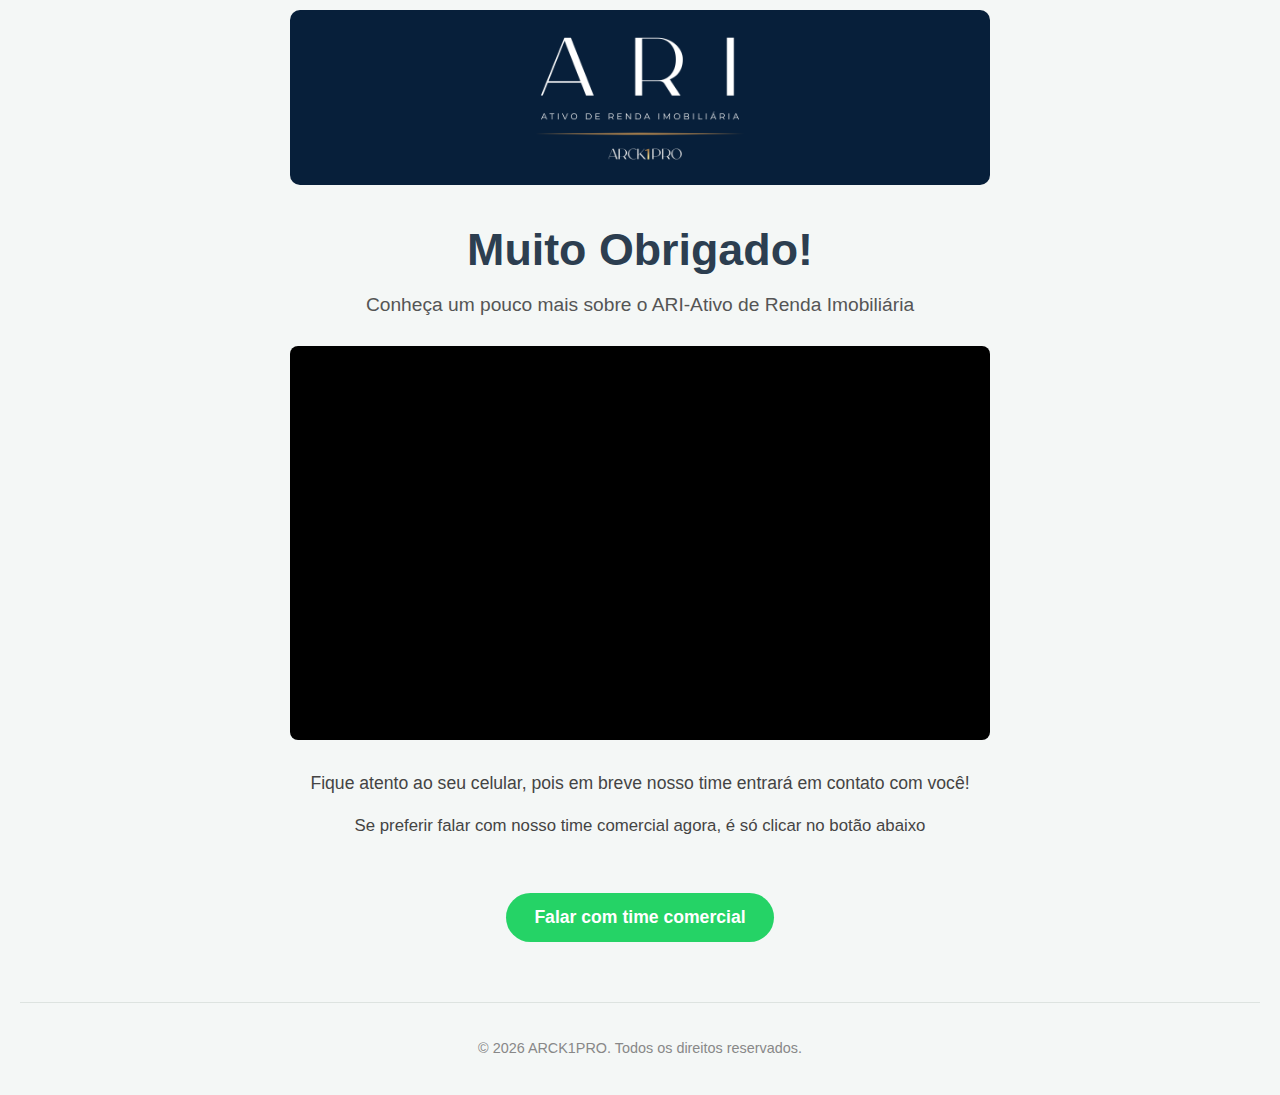
<file: obrigado.html>
<!DOCTYPE html>
<html lang="pt-br">
<head>
    <meta charset="UTF-8">
    <meta name="viewport" content="width=device-width, initial-scale=1.0">
    <title>Muito Obrigado!</title>
    <link rel="icon" href="/imagens/favicon-ari.webp" type="image/png">
    <style>
        /* --- Configurações Gerais --- */
        body {
            font-family: -apple-system, BlinkMacSystemFont, "Segoe UI", Roboto, Helvetica, Arial, sans-serif;
            background-color: #f4f7f6;
            color: #333;
            margin: 0;
            box-sizing: border-box;
            display: flex;
            flex-direction: column;
            min-height: 100vh;
        }

        /* --- Container (invisível, para layout) --- */
        .container {
            max-width: 700px;
            width: 100%;
            margin: 0 auto;
            text-align: center;
            box-sizing: border-box;
            flex-grow: 1; 
        }

        /* -------------------------------------------
        --- BASE (Mobile < 768px) ---
        ------------------------------------------- */
        
        body {
            /* Espaçamento melhorado para celulares */
            padding: 10px 20px 0; 
        }

        /* --- 1. Logo --- */
        .logo {
            /* CORREÇÃO: max-width: 100% garante que a logo nunca saia do container */
            max-width: 100%; 
            height: auto;
            margin-bottom: 25px;
            border-radius: 10px;
        }

        /* --- 3. Frase "Muito Obrigado!" --- */
        h1 {
            font-size: 2.2em; /* Tamanho para mobile */
            color: #2c3e50;
            margin: 10px 0;
            font-weight: 700;
        }

        /* --- 4. Frase "Conheça um pouco mais..." --- */
        .sub-heading {
            font-size: 1.1em; /* Tamanho para mobile */
            color: #555;
            margin-bottom: 30px;
            font-weight: 500;
        }
        
        /* --- 5. Vídeo --- */
        .video-wrapper {
            position: relative;
            padding-bottom: 56.25%; /* 16:9 */
            height: 0;
            overflow: hidden;
            border-radius: 8px;
            background-color: #000;
            margin-bottom: 30px;
        }

        .video-wrapper iframe {
            position: absolute;
            top: 0;
            left: 0;
            width: 100%;
            height: 100%;
            border: 0;
        }
        
        /* --- 6 & 7. Textos de Contato --- */
        .contact-text,
        .contact-text-secondary {
            font-size: 1em; /* Tamanho para mobile */
            line-height: 1.5;
            color: #444;
            margin-bottom: 15px;
        }
        
        .contact-text-secondary {
            margin-bottom: 25px;
        }

        /* --- 8. Botão WhatsApp --- */
        .whatsapp-button {
            display: inline-block;
            background-color: #25d366;
            color: #ffffff;
            padding: 12px 24px; /* Tamanho para mobile */
            font-size: 1em; /* Tamanho para mobile */
            font-weight: 600;
            text-decoration: none;
            border-radius: 50px;
            transition: transform 0.2s ease, box-shadow 0.2s ease;
            margin-bottom: 20px; 
            margin-top: 30px;
        }

        .whatsapp-button:hover {
            transform: scale(1.05);
            box-shadow: 0 4px 15px rgba(37, 211, 102, 0.4);
        }

        /* --- Footer --- */
        footer {
            width: 100%;
            padding: 25px 15px; /* Tamanho para mobile */
            margin-top: 30px; /* Tamanho para mobile */
            border-top: 1px solid #dde3e0;
            text-align: center;
            box-sizing: border-box;
        }

        .footer-content {
            max-width: 700px;
            width: 100%;
            margin: 0 auto;
        }

        footer p {
            font-size: 0.9em;
            color: #888;
            margin: 5px 0;
            line-height: 1.5;
        }

        /* -------------------------------------------
        --- MEDIA QUERY (Tablets >= 768px) ---
        ------------------------------------------- */
        @media (min-width: 768px) {
            body {
                padding: 10px 20px 0; /* Aumenta padding do topo */
            }

            h1 {
                font-size: 2.5em; /* Aumenta fonte */
            }

            .sub-heading {
                font-size: 1.15em;
            }

            .contact-text,
            .contact-text-secondary {
                font-size: 1.05em;
            }

            .whatsapp-button {
                padding: 14px 28px;
                font-size: 1.1em;
            }

            footer {
                margin-top: 40px;
                padding: 30px 20px;
            }
        }
        
        /* -------------------------------------------
        --- MEDIA QUERY (Notebooks/Desktops >= 1025px) ---
        ------------------------------------------- */
        @media (min-width: 1025px) {
            h1 {
                font-size: 2.8em; /* Fontes maiores para desktop */
            }

            .sub-heading {
                font-size: 1.2em;
            }

            .contact-text {
                font-size: 1.1em;
            }
        }
        
    </style>

    <!-- Meta Pixel Code -->
<script>
!function(f,b,e,v,n,t,s)
{if(f.fbq)return;n=f.fbq=function(){n.callMethod?
n.callMethod.apply(n,arguments):n.queue.push(arguments)};
if(!f._fbq)f._fbq=n;n.push=n;n.loaded=!0;n.version='2.0';
n.queue=[];t=b.createElement(e);t.async=!0;
t.src=v;s=b.getElementsByTagName(e)[0];
s.parentNode.insertBefore(t,s)}(window, document,'script',
'https://connect.facebook.net/en_US/fbevents.js');
fbq('init', '1474967327139693');
fbq('track', 'PageView');
</script>
<noscript><img height="1" width="1" style="display:none"
src="https://www.facebook.com/tr?id=1474967327139693&ev=PageView&noscript=1"
/></noscript>
<!-- End Meta Pixel Code -->

<!-- Google Tag Manager -->
<script>(function(w,d,s,l,i){w[l]=w[l]||[];w[l].push({'gtm.start':
new Date().getTime(),event:'gtm.js'});var f=d.getElementsByTagName(s)[0],
j=d.createElement(s),dl=l!='dataLayer'?'&l='+l:'';j.async=true;j.src=
'https://www.googletagmanager.com/gtm.js?id='+i+dl;f.parentNode.insertBefore(j,f);
})(window,document,'script','dataLayer','GTM-5DJ8D6S3');</script>
<!-- End Google Tag Manager -->
</head>
<body>

    <!-- Google Tag Manager (noscript) -->
<noscript><iframe src="https://www.googletagmanager.com/ns.html?id=GTM-5DJ8D6S3"
height="0" width="0" style="display:none;visibility:hidden"></iframe></noscript>
<!-- End Google Tag Manager (noscript) -->

    <div class="container">

        <img src="/Imagens/capa simulador atual.png" alt="Logo da Empresa" class="logo">

        <h1>Muito Obrigado!</h1>

        <p class="sub-heading">Conheça um pouco mais sobre o ARI-Ativo de Renda Imobiliária</p>

        <div class="video-wrapper">
            <iframe
                src="https://www.youtube.com/embed/g0AaY44D8T0?autoplay=1&controls=1&loop=1&playlist=g0AaY44D8T0&rel=0&showinfo=0"
                frameborder="0"
                allow="accelerometer; autoplay; clipboard-write; encrypted-media; gyroscope; picture-in-picture"
                allowfullscreen>
            </iframe>
        </div>

        <p class="contact-text">
            Fique atento ao seu celular, pois em breve nosso time entrará em contato com você!
        </p>

        <p class="contact-text-secondary">
            Se preferir falar com nosso time comercial agora, é só clicar no botão abaixo
        </p>

        <a href="https://wa.me/5547992236311" class="whatsapp-button" target="_blank" rel="noopener noreferrer">
            Falar com time comercial
        </a>

    </div>

    <footer>
        <div class="footer-content">
            <p>
                © <span id="current-year">2025</span>
                ARCK1PRO. Todos os direitos reservados.
            </p>
        </div>
    </footer>

    <script>
        document.getElementById('current-year').textContent = new Date().getFullYear();
    </script>

</body>
</html>
</file>
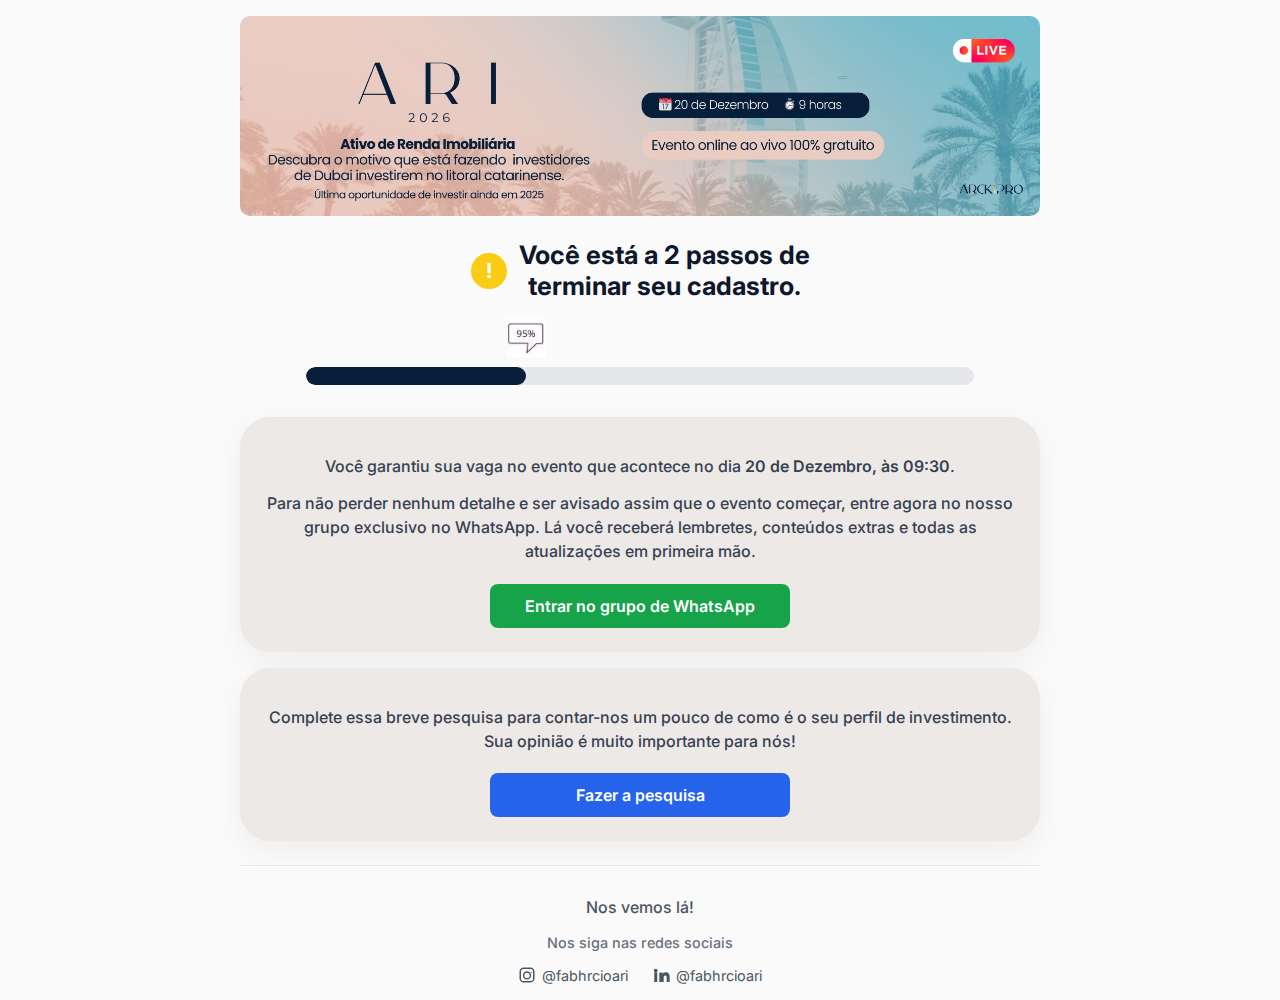
<file: pg_obrigado.html>
<!DOCTYPE html>
<html lang="pt-BR">
<head>
  <meta charset="UTF-8" />
  <meta name="viewport" content="width=device-width, initial-scale=1.0" />
  <title>Obrigado!</title>
  <link rel="shortcut icon" href="/Imagens/favicon-ari.webp" type="image/x-icon">
  <link rel="preconnect" href="https://fonts.googleapis.com" />
  <link href="https://fonts.googleapis.com/css2?family=Inter:wght@400;600;700&display=swap" rel="stylesheet" />
  <script>
  !function(f,b,e,v,n,t,s)
  {if(f.fbq)return;n=f.fbq=function(){n.callMethod?
  n.callMethod.apply(n,arguments):n.queue.push(arguments)};
  if(!f._fbq)f._fbq=n;n.push=n;n.loaded=!0;n.version='2.0';
  n.queue=[];t=b.createElement(e);t.async=!0;
  t.src=v;s=b.getElementsByTagName(e)[0];
  s.parentNode.insertBefore(t,s)}(window, document,'script',
  'https://connect.facebook.net/en_US/fbevents.js');
  fbq('init', '937655368552843');
  fbq('track', 'PageView');
  </script>
  <style>
    * {
      box-sizing: border-box;
      font-family: 'Inter', sans-serif;
    }

    body {
      margin: 0;
      background-color: #FAFAFA;
      display: flex;
      flex-direction: column;
      align-items: center;
      padding: 1rem;
      min-height: 100vh;
    }

    img.logo {
      width: 100%;
      max-width: 800px;
      height: auto;
      margin-bottom: 1.5rem;
      border-radius: 10px;
    }

    .progress-container {
      width: 100%;
      max-width: 700px;
      margin-bottom: 2rem;
      text-align: center;
      padding: 0 1rem;
    }

    .progress-text {
      display: flex;
      align-items: center;
      justify-content: center;
      gap: 0.75rem;
      font-size: clamp(1.2rem, 4vw, 1.6rem);
      font-weight: 700;
      color: #0f172a;
      margin-bottom: 1rem;
      flex-wrap: wrap;
      text-align: center;
    }

    .progress-text-content {
      display: flex;
      flex-direction: column;
      line-height: 1.2;
    }

    .progress-text span {
      background: #FACC15;
      color: #fff;
      font-weight: 700;
      border-radius: 50%;
      width: 36px;
      height: 36px;
      display: flex;
      justify-content: center;
      align-items: center;
      font-size: 1.3rem;
      flex-shrink: 0;
    }

    .progress-bar {
      position: relative;
      background: #e5e7eb;
      border-radius: 9999px;
      height: 18px;
      overflow: hidden;
      width: 100%;
    }

    .progress-bar-inner {
      background: #071F3A;
      width: 0%;
      height: 100%;
      border-radius: 9999px;
      transition: width 0.1s ease-in-out;
      position: relative;
    }

    .progress-bubble {
      position: absolute;
      top: -35px;
      left: 0; /* AJUSTE: Posição inicial da contagem */
      transform: translateX(-50%); /* AJUSTE: Centraliza a contagem */
      background: #0f172a;
      color: white;
      padding: 4px 8px;
      border-radius: 8px;
      font-size: 0.95rem;
      font-weight: 600;
      white-space: nowrap;
      transition: left 0.1s ease-in-out; /* Adiciona suavidade */
    }

    .progress-image-wrapper {
      position: relative;
      height: 60px;
      margin-bottom: -10px;
      width: 100%;
    }

    .progress-image {
      position: absolute;
      top: 0;
      left: 0; /* AJUSTE: Posição inicial da imagem */
      transform: translateX(-50%); /* AJUSTE: Centraliza a imagem perfeitamente */
      width: 40px;
      height: auto;
      transition: left 0.1s ease-in-out; /* Adiciona suavidade */
    }

    .box {
      background: #EDE9E7;
      border-radius: 30px;
      width: 100%;
      max-width: 800px;
      padding: 1.5rem;
      box-shadow: 0 10px 30px rgba(0, 0, 0, 0.05);
      margin-bottom: 1rem;
      animation: fadeInUp 0.6s ease-out;
      text-align: center;
    }

    p {
      color: #374151;
      margin: 0.8rem 0;
      line-height: 1.5;
      font-size: clamp(14px, 3vw, 16px);
      font-weight: 500;
    }

    strong {
      font-weight: 600;
    }

    .button {
      display: inline-block;
      margin-top: 0.5rem;
      padding: 0.75rem 1.5rem;
      border: none;
      border-radius: 8px;
      text-decoration: none;
      font-size: 1rem;
      font-weight: 600;
      cursor: pointer;
      transition: background 0.3s;
      width: 100%;
      max-width: 300px;
    }

    .btn-green {
      background-color: #16a34a;
      color: white;
    }

    .btn-green:hover {
      background-color: #15803d;
    }

    .btn-blue {
      background-color: #2563eb;
      color: white;
    }

    .btn-blue:hover {
      background-color: #1e40af;
    }

    footer {
      margin-top: 0.5rem;
      border-top: 1px solid #e5e7eb;
      padding-top: 1rem;
      text-align: center;
      width: 100%;
      max-width: 800px;
    }

    .social {
      display: flex;
      justify-content: center;
      gap: 1.5rem;
      margin-top: 0.75rem;
      flex-wrap: wrap;
    }

    .social a {
      color: #4b5563;
      font-size: 0.9rem;
      text-decoration: none;
      display: flex;
      align-items: center;
      gap: 6px;
      transition: color 0.3s;
    }

    .social a:hover {
      color: #2563eb;
    }

    .social svg {
      width: 18px;
      height: 18px;
      fill: currentColor;
    }

    @keyframes fadeInUp {
      from {
        opacity: 0;
        transform: translateY(40px);
      }
      to {
        opacity: 1;
        transform: translateY(0);
      }
    }

    /* Media Queries para ajustes específicos */
    @media (max-width: 600px) {
      .box {
        padding: 1rem;
        border-radius: 20px;
      }
      
      .progress-text {
        flex-direction: column;
        gap: 0.5rem;
      }
      
      .progress-text span {
        width: 30px;
        height: 30px;
        font-size: 1.1rem;
      }
      
      .button {
        padding: 0.6rem 1rem;
      }
      
      .social {
        gap: 1rem;
      }
    }
  </style>
</head>
<body>
  <img src="/Imagens/BANNER FORMULARIO.jpeg" alt="Logo ARI" class="logo" />

  <div class="progress-container">
    <div class="progress-text">
      <span>!</span>
      <div class="progress-text-content">
        <div>Você está a 2 passos de</div>
        <div>terminar seu cadastro.</div>
      </div>
    </div>

    <div class="progress-image-wrapper">
      <img src="/Imagens/95__.jpeg" alt="95%" class="progress-image" id="progressImage" />
    </div>

    <div class="progress-bar">
      <div class="progress-bar-inner" id="progressBar">
        <div class="progress-bubble" id="progressBubble">0%</div>
      </div>
    </div>
  </div>

  <div class="box">
    <p>Você garantiu sua vaga no evento que acontece no dia <strong>20 de Dezembro, às 09:30</strong>.</p>
    <p>
      Para não perder nenhum detalhe e ser avisado assim que o evento começar,
      entre agora no nosso grupo exclusivo no WhatsApp. Lá você receberá lembretes,
      conteúdos extras e todas as atualizações em primeira mão.
    </p>
    <a class="button btn-green" href="https://chat.whatsapp.com/D1vBQjF6ZXH4bXGFOt8FXd" target="_blank" rel="noopener noreferrer">
      Entrar no grupo de WhatsApp
    </a>
  </div>

  <div class="box">
    <p>
      Complete essa breve pesquisa para contar-nos um pouco de como é o seu perfil de investimento.
      Sua opinião é muito importante para nós!
    </p>
    <a class="button btn-blue" href="https://forms.gle/F2FvDiPGZH13ysMt6" target="_blank" rel="noopener noreferrer">
      Fazer a pesquisa
    </a>
  </div>

  <footer>
    <p style="color: #4b5563;">Nos vemos lá!</p>
    <p style="color: #6b7280; font-size: 0.9rem;">Nos siga nas redes sociais</p>
    <div class="social">
      <a href="https://instagram.com/fabhricioari" target="_blank" aria-label="Instagram">
        <svg viewBox="0 0 24 24">
          <path d="M7.5 2h9A5.5 5.5 0 0 1 22 7.5v9A5.5 5.5 0 0 1 16.5 22h-9A5.5 5.5 0 0 1 2 16.5v-9A5.5 5.5 0 0 1 7.5 2Zm0 2A3.5 3.5 0 0 0 4 7.5v9A3.5 3.5 0 0 0 7.5 20h9a3.5 3.5 0 0 0 3.5-3.5v-9A3.5 3.5 0 0 0 16.5 4h-9Zm4.5 3a5.5 5.5 0 1 1 0 11a5.5 5.5 0 0 1 0-11Zm0 2a3.5 3.5 0 1 0 0 7a3.5 3.5 0 0 0 0-7Zm5.75-1a.75.75 0 1 1 0 1.5a.75.75 0 0 1 0-1.5Z" />
        </svg>
        @fabhrcioari
      </a>
      <a href="https://linkedin.com/in/arquitetofcsr" target="_blank" aria-label="LinkedIn">
        <svg viewBox="0 0 24 24">
          <path d="M4.98 3.5a2.5 2.5 0 1 1 0 5a2.5 2.5 0 0 1 0-5ZM3 8.75h4v12.5H3V8.75Zm6.75 0H14v1.75h.1c.59-1.12 2.03-2.3 4.18-2.3c4.47 0 5.3 2.94 5.3 6.75v6.3h-4v-5.59c0-1.33-.03-3.04-1.85-3.04c-1.85 0-2.13 1.45-2.13 2.94v5.69H9.75V8.75Z" />
        </svg>
        @fabhrcioari
      </a>
    </div>
  </footer>

  <script>
    window.addEventListener("load", () => {
      const bar = document.getElementById("progressBar");
      const bubble = document.getElementById("progressBubble");
      const image = document.getElementById("progressImage");

      let width = 0;
      const target = 95;

      const interval = setInterval(() => {
        if (width >= target) {
          clearInterval(interval);
        } else {
          width++;
          bar.style.width = width + "%";
          bubble.innerText = width + "%";
          
          // AJUSTE: Move a contagem e a imagem usando 'left'
          bubble.style.left = width + "%";
          image.style.left = width + "%";
        }
      }, 20);
    });
  </script>

  <noscript><img height="1" width="1" style="display:none"
  src="https://www.facebook.com/tr?id=937655368552843&ev=PageView&noscript=1"
  /></noscript>
  </body>
</html>
</file>
